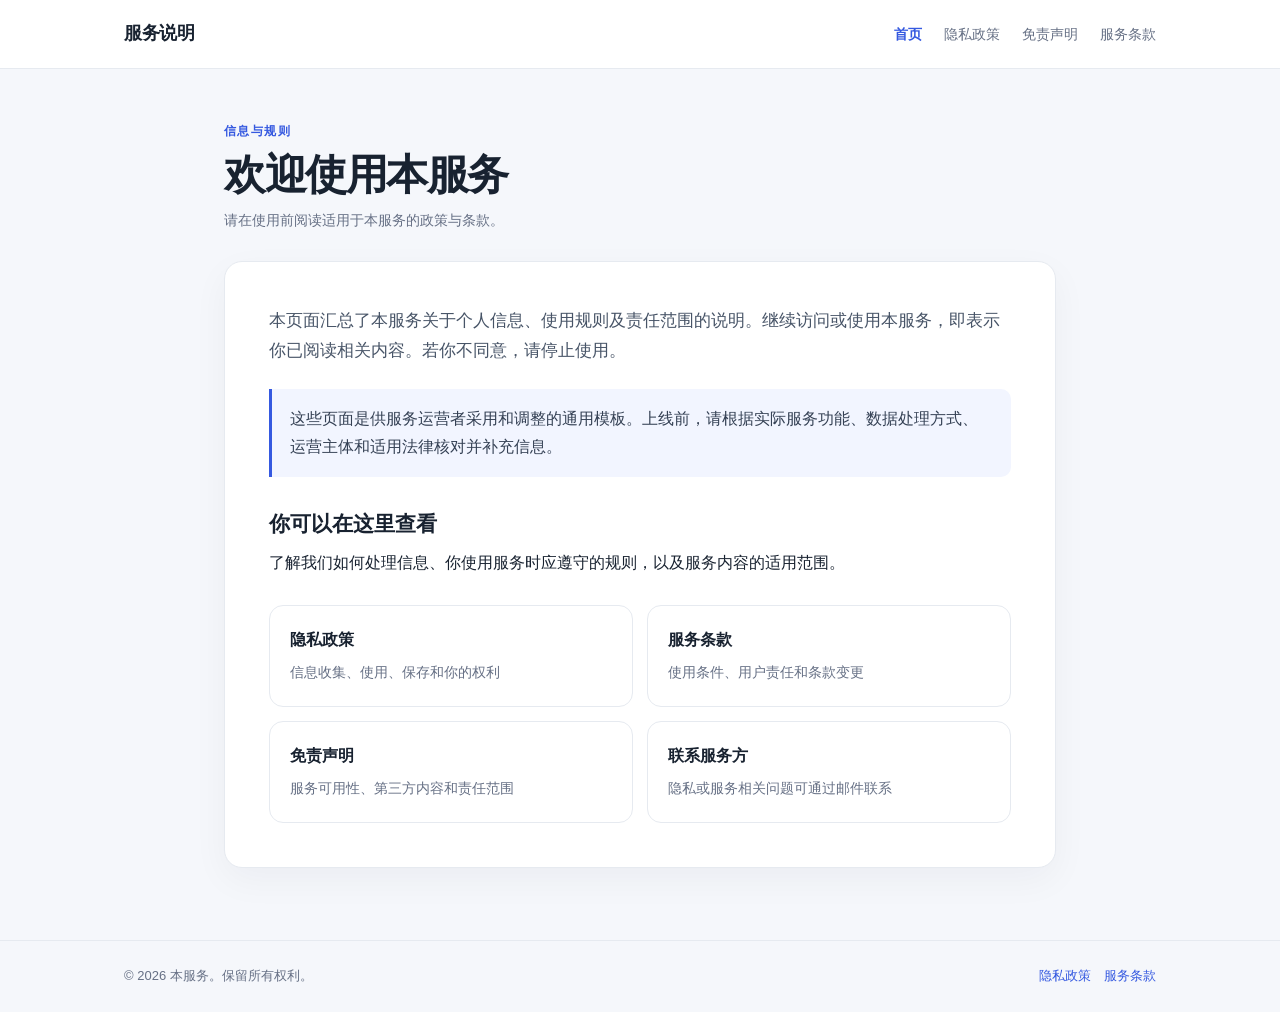
<file: index.html>
<!doctype html>
<html lang="zh-CN">
<head>
  <meta charset="utf-8">
  <meta name="viewport" content="width=device-width, initial-scale=1">
  <meta name="description" content="本服务的隐私政策、服务条款与免责声明。">
  <meta name="theme-color" content="#f5f7fb">
  <title>服务说明与用户协议</title>
  <link rel="stylesheet" href="styles.css">
</head>
<body>
  <header class="topbar">
    <nav class="nav" aria-label="主导航">
      <a class="brand" href="index.html">服务说明</a>
      <div class="nav-links">
        <a href="index.html" aria-current="page">首页</a>
        <a href="privacy.html">隐私政策</a>
        <a href="disclaimer.html">免责声明</a>
        <a href="terms.html">服务条款</a>
      </div>
    </nav>
  </header>
  <main>
    <section class="hero">
      <div class="eyebrow">信息与规则</div>
      <h1>欢迎使用本服务</h1>
      <p class="updated">请在使用前阅读适用于本服务的政策与条款。</p>
    </section>
    <section class="card">
      <p class="intro">本页面汇总了本服务关于个人信息、使用规则及责任范围的说明。继续访问或使用本服务，即表示你已阅读相关内容。若你不同意，请停止使用。</p>
      <div class="notice">这些页面是供服务运营者采用和调整的通用模板。上线前，请根据实际服务功能、数据处理方式、运营主体和适用法律核对并补充信息。</div>
      <h2>你可以在这里查看</h2>
      <p>了解我们如何处理信息、你使用服务时应遵守的规则，以及服务内容的适用范围。</p>
      <div class="grid">
        <a class="tile" href="privacy.html"><strong>隐私政策</strong><span>信息收集、使用、保存和你的权利</span></a>
        <a class="tile" href="terms.html"><strong>服务条款</strong><span>使用条件、用户责任和条款变更</span></a>
        <a class="tile" href="disclaimer.html"><strong>免责声明</strong><span>服务可用性、第三方内容和责任范围</span></a>
        <a class="tile" href="mailto:redake@yeah.net"><strong>联系服务方</strong><span>隐私或服务相关问题可通过邮件联系</span></a>
      </div>
    </section>
  </main>
  <footer><div class="footer-inner"><p>© 2026 本服务。保留所有权利。</p><p><a href="privacy.html">隐私政策</a>　<a href="terms.html">服务条款</a></p></div></footer>
</body>
</html>
</file>
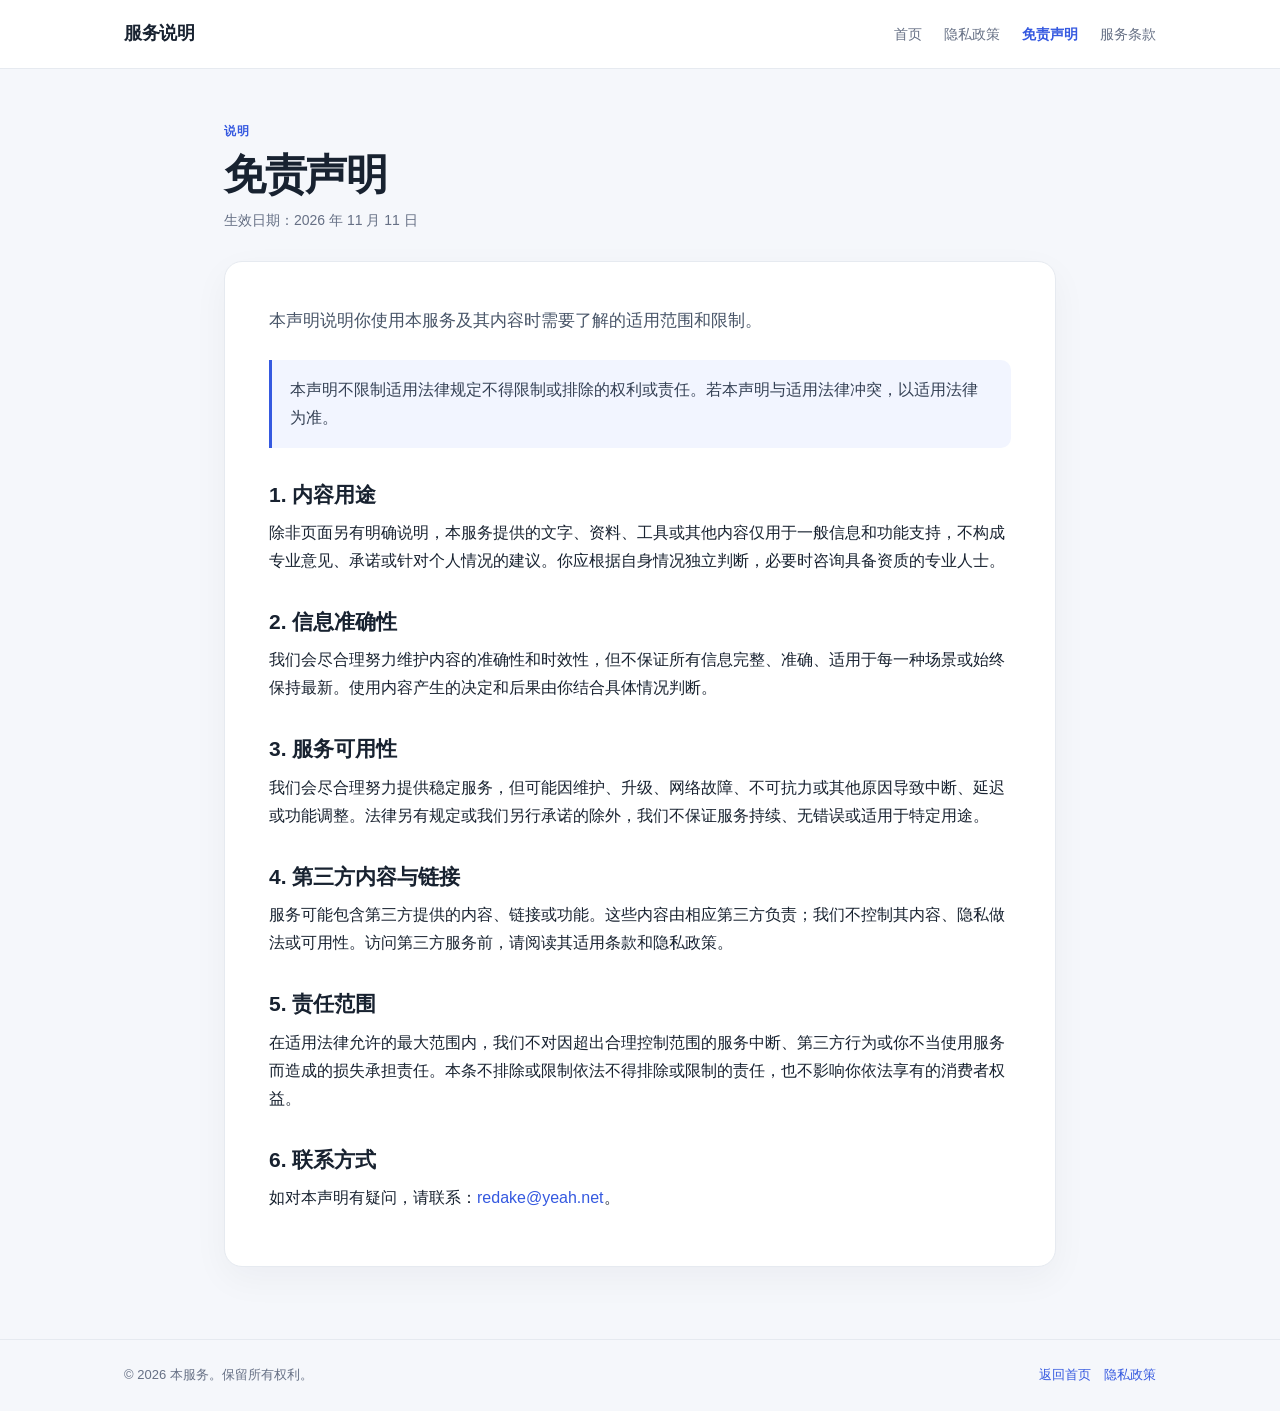
<file: disclaimer.html>
<!doctype html>
<html lang="zh-CN">
<head>
  <meta charset="utf-8">
  <meta name="viewport" content="width=device-width, initial-scale=1">
  <meta name="description" content="本服务的内容、可用性及责任范围说明。">
  <title>免责声明｜服务说明</title>
  <link rel="stylesheet" href="styles.css">
</head>
<body>
  <header class="topbar"><nav class="nav" aria-label="主导航"><a class="brand" href="index.html">服务说明</a><div class="nav-links"><a href="index.html">首页</a><a href="privacy.html">隐私政策</a><a href="disclaimer.html" aria-current="page">免责声明</a><a href="terms.html">服务条款</a></div></nav></header>
  <main>
    <section class="hero"><div class="eyebrow">说明</div><h1>免责声明</h1><p class="updated">生效日期：2026 年 11 月 11 日</p></section>
    <article class="card">
      <p class="intro">本声明说明你使用本服务及其内容时需要了解的适用范围和限制。</p>
      <div class="notice">本声明不限制适用法律规定不得限制或排除的权利或责任。若本声明与适用法律冲突，以适用法律为准。</div>
      <h2>1. 内容用途</h2>
      <p>除非页面另有明确说明，本服务提供的文字、资料、工具或其他内容仅用于一般信息和功能支持，不构成专业意见、承诺或针对个人情况的建议。你应根据自身情况独立判断，必要时咨询具备资质的专业人士。</p>
      <h2>2. 信息准确性</h2>
      <p>我们会尽合理努力维护内容的准确性和时效性，但不保证所有信息完整、准确、适用于每一种场景或始终保持最新。使用内容产生的决定和后果由你结合具体情况判断。</p>
      <h2>3. 服务可用性</h2>
      <p>我们会尽合理努力提供稳定服务，但可能因维护、升级、网络故障、不可抗力或其他原因导致中断、延迟或功能调整。法律另有规定或我们另行承诺的除外，我们不保证服务持续、无错误或适用于特定用途。</p>
      <h2>4. 第三方内容与链接</h2>
      <p>服务可能包含第三方提供的内容、链接或功能。这些内容由相应第三方负责；我们不控制其内容、隐私做法或可用性。访问第三方服务前，请阅读其适用条款和隐私政策。</p>
      <h2>5. 责任范围</h2>
      <p>在适用法律允许的最大范围内，我们不对因超出合理控制范围的服务中断、第三方行为或你不当使用服务而造成的损失承担责任。本条不排除或限制依法不得排除或限制的责任，也不影响你依法享有的消费者权益。</p>
      <h2>6. 联系方式</h2>
      <p>如对本声明有疑问，请联系：<a href="mailto:redake@yeah.net">redake@yeah.net</a>。</p>
    </article>
  </main>
  <footer><div class="footer-inner"><p>© 2026 本服务。保留所有权利。</p><p><a href="index.html">返回首页</a>　<a href="privacy.html">隐私政策</a></p></div></footer>
</body>
</html>
</file>
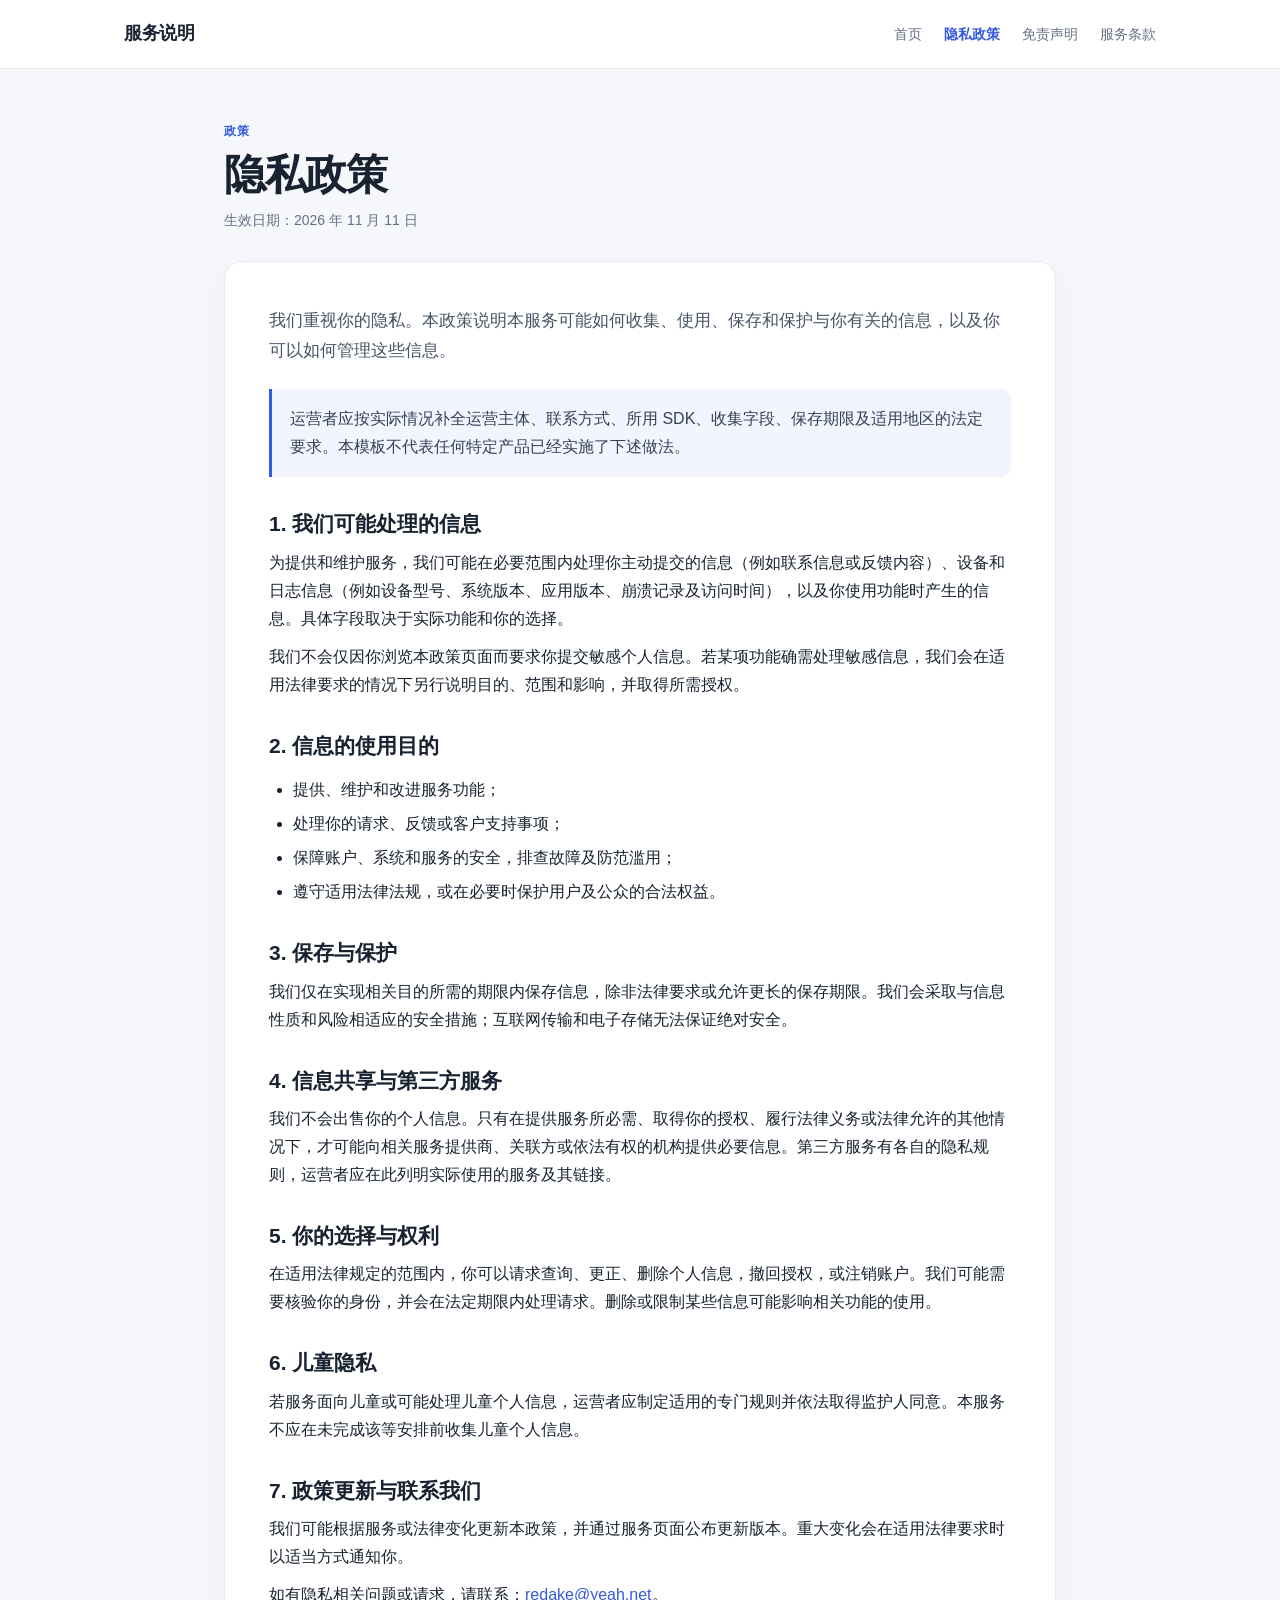
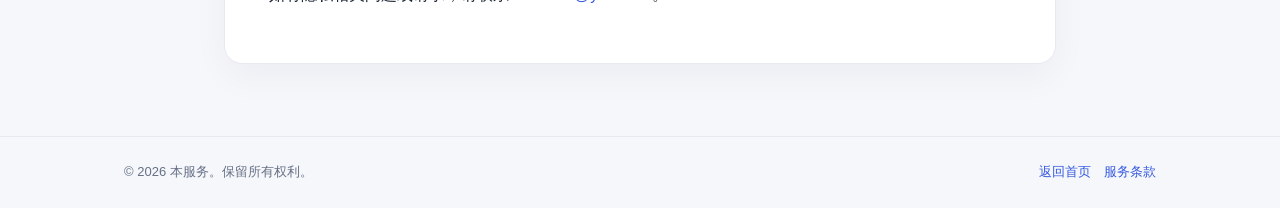
<file: privacy.html>
<!doctype html>
<html lang="zh-CN">
<head>
  <meta charset="utf-8">
  <meta name="viewport" content="width=device-width, initial-scale=1">
  <meta name="description" content="了解本服务如何处理个人信息以及你可以行使的权利。">
  <title>隐私政策｜服务说明</title>
  <link rel="stylesheet" href="styles.css">
</head>
<body>
  <header class="topbar"><nav class="nav" aria-label="主导航"><a class="brand" href="index.html">服务说明</a><div class="nav-links"><a href="index.html">首页</a><a href="privacy.html" aria-current="page">隐私政策</a><a href="disclaimer.html">免责声明</a><a href="terms.html">服务条款</a></div></nav></header>
  <main>
    <section class="hero"><div class="eyebrow">政策</div><h1>隐私政策</h1><p class="updated">生效日期：2026 年 11 月 11 日</p></section>
    <article class="card">
      <p class="intro">我们重视你的隐私。本政策说明本服务可能如何收集、使用、保存和保护与你有关的信息，以及你可以如何管理这些信息。</p>
      <div class="notice">运营者应按实际情况补全运营主体、联系方式、所用 SDK、收集字段、保存期限及适用地区的法定要求。本模板不代表任何特定产品已经实施了下述做法。</div>
      <h2>1. 我们可能处理的信息</h2>
      <p>为提供和维护服务，我们可能在必要范围内处理你主动提交的信息（例如联系信息或反馈内容）、设备和日志信息（例如设备型号、系统版本、应用版本、崩溃记录及访问时间），以及你使用功能时产生的信息。具体字段取决于实际功能和你的选择。</p>
      <p>我们不会仅因你浏览本政策页面而要求你提交敏感个人信息。若某项功能确需处理敏感信息，我们会在适用法律要求的情况下另行说明目的、范围和影响，并取得所需授权。</p>
      <h2>2. 信息的使用目的</h2>
      <ul><li>提供、维护和改进服务功能；</li><li>处理你的请求、反馈或客户支持事项；</li><li>保障账户、系统和服务的安全，排查故障及防范滥用；</li><li>遵守适用法律法规，或在必要时保护用户及公众的合法权益。</li></ul>
      <h2>3. 保存与保护</h2>
      <p>我们仅在实现相关目的所需的期限内保存信息，除非法律要求或允许更长的保存期限。我们会采取与信息性质和风险相适应的安全措施；互联网传输和电子存储无法保证绝对安全。</p>
      <h2>4. 信息共享与第三方服务</h2>
      <p>我们不会出售你的个人信息。只有在提供服务所必需、取得你的授权、履行法律义务或法律允许的其他情况下，才可能向相关服务提供商、关联方或依法有权的机构提供必要信息。第三方服务有各自的隐私规则，运营者应在此列明实际使用的服务及其链接。</p>
      <h2>5. 你的选择与权利</h2>
      <p>在适用法律规定的范围内，你可以请求查询、更正、删除个人信息，撤回授权，或注销账户。我们可能需要核验你的身份，并会在法定期限内处理请求。删除或限制某些信息可能影响相关功能的使用。</p>
      <h2>6. 儿童隐私</h2>
      <p>若服务面向儿童或可能处理儿童个人信息，运营者应制定适用的专门规则并依法取得监护人同意。本服务不应在未完成该等安排前收集儿童个人信息。</p>
      <h2>7. 政策更新与联系我们</h2>
      <p>我们可能根据服务或法律变化更新本政策，并通过服务页面公布更新版本。重大变化会在适用法律要求时以适当方式通知你。</p>
      <p>如有隐私相关问题或请求，请联系：<a href="mailto:redake@yeah.net">redake@yeah.net</a>。</p>
    </article>
  </main>
  <footer><div class="footer-inner"><p>© 2026 本服务。保留所有权利。</p><p><a href="index.html">返回首页</a>　<a href="terms.html">服务条款</a></p></div></footer>
</body>
</html>
</file>
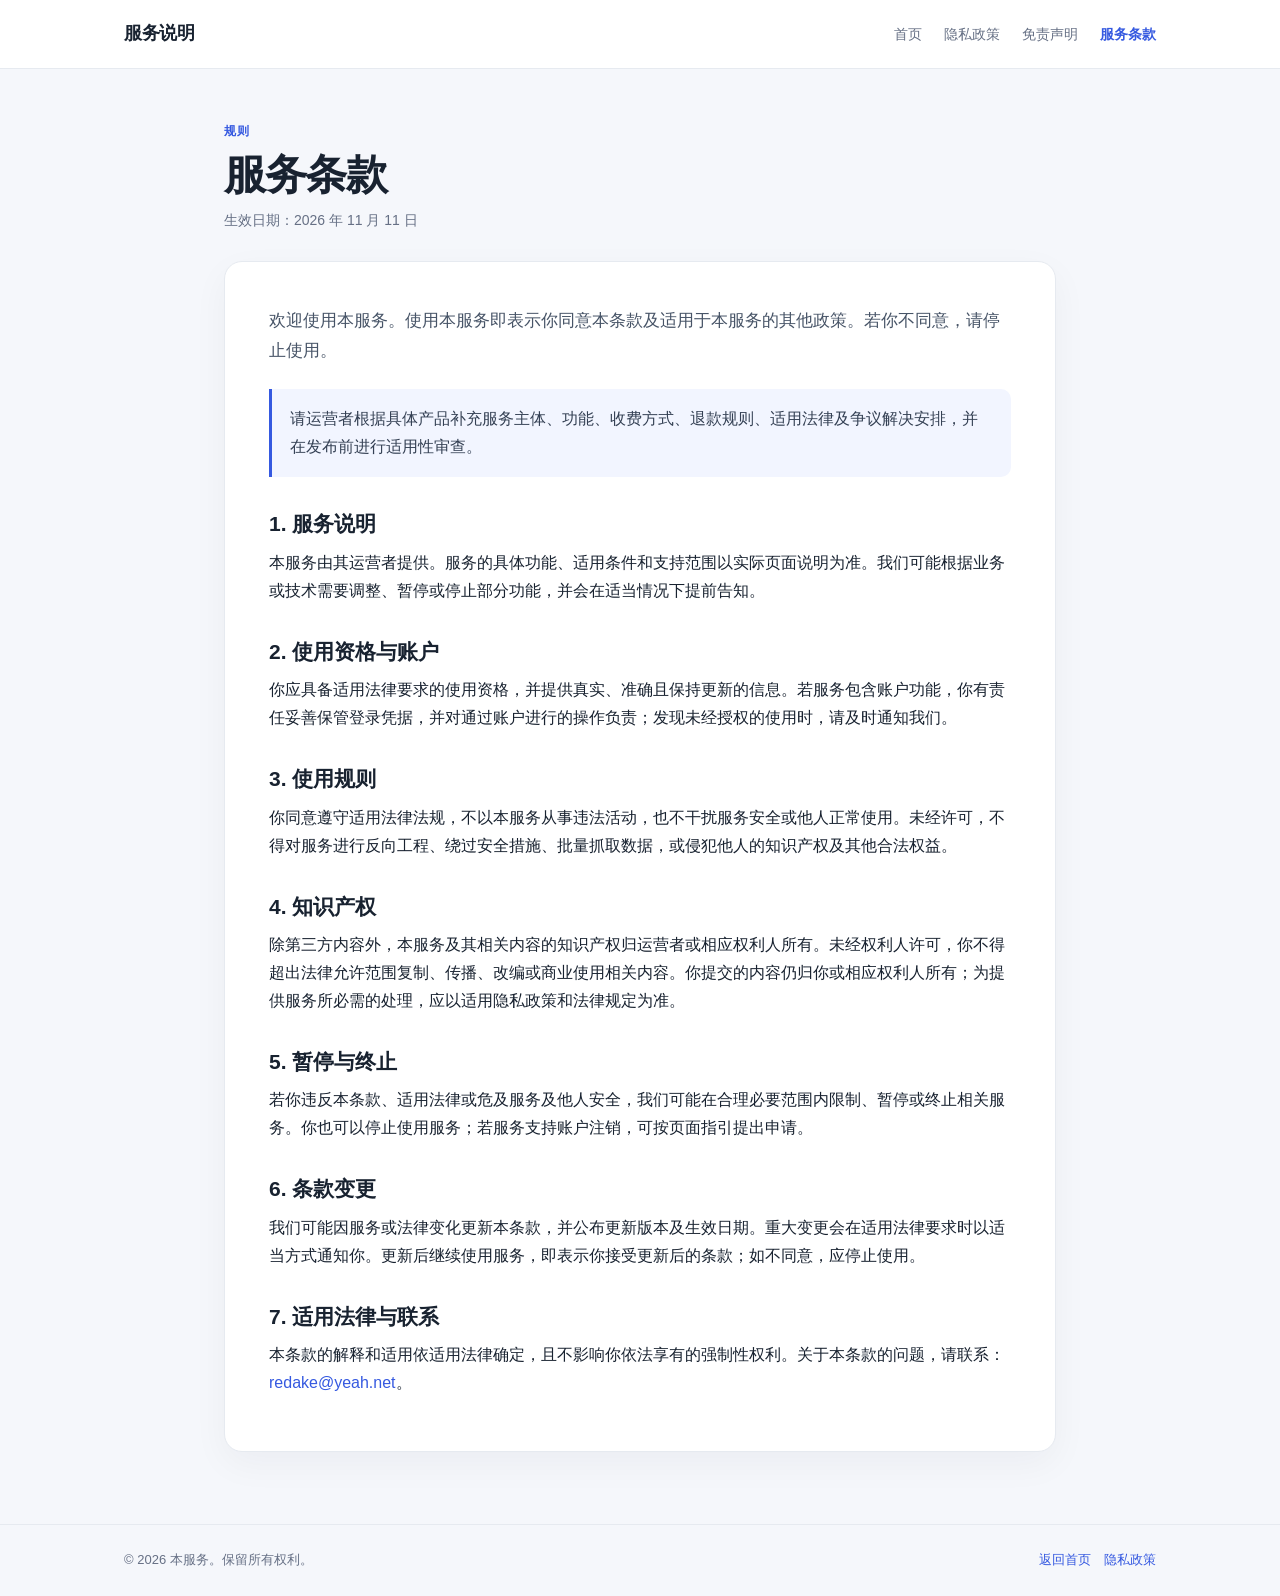
<file: terms.html>
<!doctype html>
<html lang="zh-CN">
<head>
  <meta charset="utf-8">
  <meta name="viewport" content="width=device-width, initial-scale=1">
  <meta name="description" content="使用本服务前请阅读服务条款。">
  <title>服务条款｜服务说明</title>
  <link rel="stylesheet" href="styles.css">
</head>
<body>
  <header class="topbar"><nav class="nav" aria-label="主导航"><a class="brand" href="index.html">服务说明</a><div class="nav-links"><a href="index.html">首页</a><a href="privacy.html">隐私政策</a><a href="disclaimer.html">免责声明</a><a href="terms.html" aria-current="page">服务条款</a></div></nav></header>
  <main>
    <section class="hero"><div class="eyebrow">规则</div><h1>服务条款</h1><p class="updated">生效日期：2026 年 11 月 11 日</p></section>
    <article class="card">
      <p class="intro">欢迎使用本服务。使用本服务即表示你同意本条款及适用于本服务的其他政策。若你不同意，请停止使用。</p>
      <div class="notice">请运营者根据具体产品补充服务主体、功能、收费方式、退款规则、适用法律及争议解决安排，并在发布前进行适用性审查。</div>
      <h2>1. 服务说明</h2>
      <p>本服务由其运营者提供。服务的具体功能、适用条件和支持范围以实际页面说明为准。我们可能根据业务或技术需要调整、暂停或停止部分功能，并会在适当情况下提前告知。</p>
      <h2>2. 使用资格与账户</h2>
      <p>你应具备适用法律要求的使用资格，并提供真实、准确且保持更新的信息。若服务包含账户功能，你有责任妥善保管登录凭据，并对通过账户进行的操作负责；发现未经授权的使用时，请及时通知我们。</p>
      <h2>3. 使用规则</h2>
      <p>你同意遵守适用法律法规，不以本服务从事违法活动，也不干扰服务安全或他人正常使用。未经许可，不得对服务进行反向工程、绕过安全措施、批量抓取数据，或侵犯他人的知识产权及其他合法权益。</p>
      <h2>4. 知识产权</h2>
      <p>除第三方内容外，本服务及其相关内容的知识产权归运营者或相应权利人所有。未经权利人许可，你不得超出法律允许范围复制、传播、改编或商业使用相关内容。你提交的内容仍归你或相应权利人所有；为提供服务所必需的处理，应以适用隐私政策和法律规定为准。</p>
      <h2>5. 暂停与终止</h2>
      <p>若你违反本条款、适用法律或危及服务及他人安全，我们可能在合理必要范围内限制、暂停或终止相关服务。你也可以停止使用服务；若服务支持账户注销，可按页面指引提出申请。</p>
      <h2>6. 条款变更</h2>
      <p>我们可能因服务或法律变化更新本条款，并公布更新版本及生效日期。重大变更会在适用法律要求时以适当方式通知你。更新后继续使用服务，即表示你接受更新后的条款；如不同意，应停止使用。</p>
      <h2>7. 适用法律与联系</h2>
      <p>本条款的解释和适用依适用法律确定，且不影响你依法享有的强制性权利。关于本条款的问题，请联系：<a href="mailto:redake@yeah.net">redake@yeah.net</a>。</p>
    </article>
  </main>
  <footer><div class="footer-inner"><p>© 2026 本服务。保留所有权利。</p><p><a href="index.html">返回首页</a>　<a href="privacy.html">隐私政策</a></p></div></footer>
</body>
</html>
</file>
<file: styles.css>
:root {
  color-scheme: light;
  --ink: #182230;
  --muted: #667085;
  --line: #e6eaf0;
  --accent: #3559e0;
  --surface: #ffffff;
  --page: #f5f7fb;
}

* { box-sizing: border-box; }
html { scroll-behavior: smooth; }
body {
  margin: 0;
  background: var(--page);
  color: var(--ink);
  font: 16px/1.75 -apple-system, BlinkMacSystemFont, "Segoe UI", "PingFang SC", "Microsoft YaHei", sans-serif;
}
a { color: var(--accent); text-decoration: none; }
a:hover { text-decoration: underline; }
.topbar { background: var(--surface); border-bottom: 1px solid var(--line); }
.nav { max-width: 1080px; margin: auto; padding: 0 24px; min-height: 68px; display: flex; align-items: center; justify-content: space-between; gap: 24px; }
.brand { color: var(--ink); font-size: 18px; font-weight: 700; letter-spacing: -.02em; }
.nav-links { display: flex; flex-wrap: wrap; gap: 8px 22px; font-size: 14px; }
.nav-links a { color: var(--muted); }
.nav-links a[aria-current="page"] { color: var(--accent); font-weight: 650; }
main { max-width: 880px; margin: 52px auto 72px; padding: 0 24px; }
.hero { margin-bottom: 28px; }
.eyebrow { color: var(--accent); font-size: 12px; font-weight: 700; letter-spacing: .12em; text-transform: uppercase; }
h1 { margin: 8px 0 8px; font-size: clamp(30px, 5vw, 42px); line-height: 1.2; letter-spacing: -.035em; }
.updated { margin: 0; color: var(--muted); font-size: 14px; }
.card { background: var(--surface); border: 1px solid var(--line); border-radius: 18px; padding: clamp(24px, 5vw, 44px); box-shadow: 0 12px 36px rgba(24, 34, 48, .045); }
.intro { margin-top: 0; color: #475467; font-size: 17px; }
h2 { margin: 32px 0 10px; font-size: 21px; line-height: 1.4; }
h2:first-child { margin-top: 0; }
p { margin: 10px 0; }
ul { padding-left: 24px; }
li { margin: 6px 0; }
.notice { margin: 24px 0; padding: 16px 18px; border-left: 3px solid var(--accent); border-radius: 0 10px 10px 0; background: #f2f5ff; color: #344054; }
.grid { display: grid; grid-template-columns: repeat(2, minmax(0, 1fr)); gap: 14px; margin-top: 28px; }
.tile { display: block; padding: 20px; background: var(--surface); border: 1px solid var(--line); border-radius: 14px; color: var(--ink); }
.tile:hover { border-color: #b8c5ff; text-decoration: none; }
.tile strong { display: block; margin-bottom: 4px; }
.tile span { color: var(--muted); font-size: 14px; }
footer { border-top: 1px solid var(--line); color: var(--muted); font-size: 13px; }
.footer-inner { max-width: 1080px; margin: auto; padding: 24px; display: flex; justify-content: space-between; flex-wrap: wrap; gap: 10px 24px; }
.footer-inner p { margin: 0; }
@media (max-width: 640px) {
  .nav { padding: 14px 20px; align-items: flex-start; flex-direction: column; gap: 8px; }
  .nav-links { gap: 6px 16px; }
  main { margin: 34px auto 48px; padding: 0 16px; }
  .grid { grid-template-columns: 1fr; }
}
</file>
